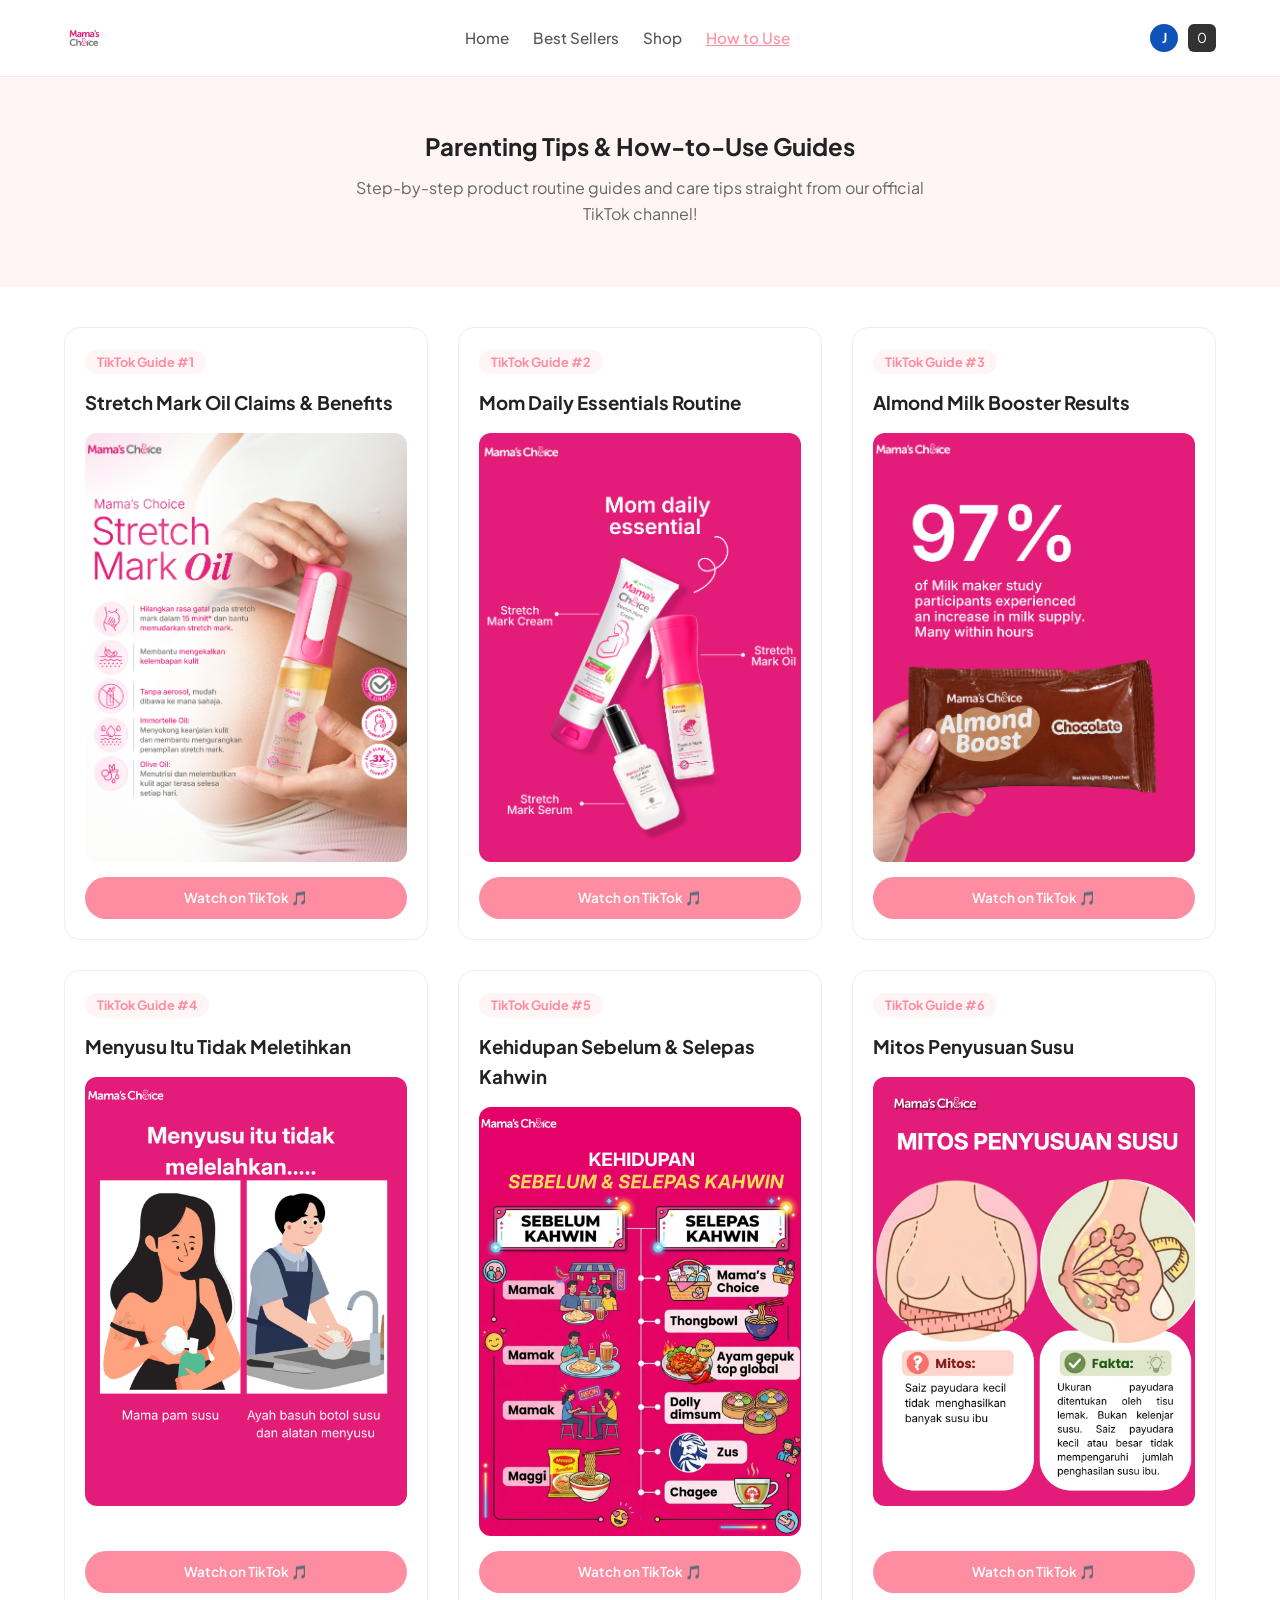
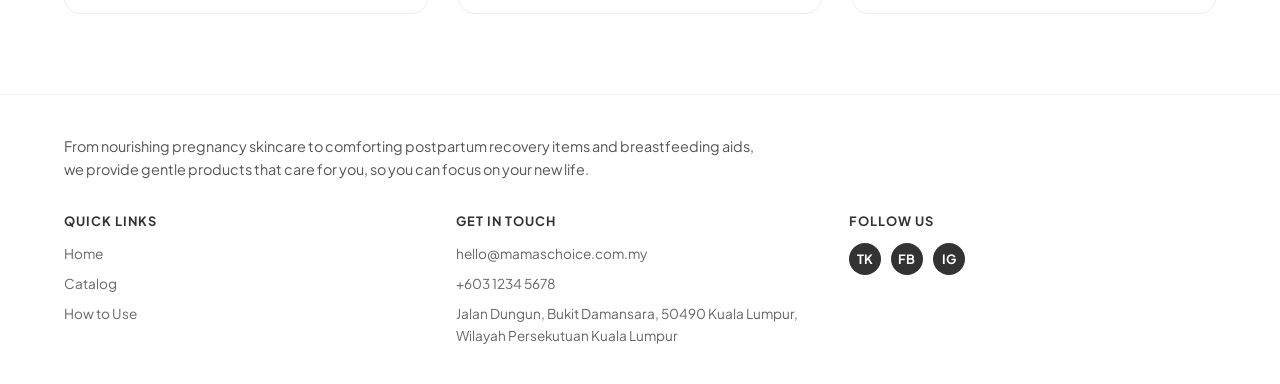
<file: how-to-use.html>
<!DOCTYPE html>
<html lang="en">
<head>
    <meta charset="UTF-8">
    <meta name="viewport" content="width=device-width, initial-scale=1.0">
    <title>How to Use & Parenting Tips — Mama's Choice</title>

    <!-- Favicon Links for Ad Crawlers & Browsers (Absolute URLs) -->
    <link rel="icon" type="image/png"
          href="https://shop.mamaschoice.my/Logo%20Mamas%20Choice-02.png"
          sizes="32x32">

    <link rel="shortcut icon"
          href="https://shop.mamaschoice.my/Logo%20Mamas%20Choice-02.png">

    <link rel="apple-touch-icon"
          href="https://shop.mamaschoice.my/Logo%20Mamas%20Choice-02.png">

    <!-- Open Graph Metadata for ChatGPT Ads & Social Media Crawlers -->
    <meta property="og:title" content="Mama's Choice — Gentle & Safe Care for Mom & Baby">
    <meta property="og:description" content="Safe, Natural & Halal Skincare for Mom & Baby">
    <meta property="og:image" content="https://shop.mamaschoice.my/Logo%20Mamas%20Choice-02.png">
    <meta property="og:url" content="https://shop.mamaschoice.my">
    <meta property="og:type" content="website">

    <link rel="stylesheet" href="style.css">
</head>
<body>

    <!-- Navigation Header -->
    <header>
        <a href="index.html" class="logo">
            <img src="Logo Mamas Choice-02.png" alt="Mama's Choice Logo" style="height: 40px; display: block;">
        </a>
        <nav>
            <a href="index.html">Home</a>
            <a href="shop.html">Best Sellers</a>
            <a href="shop.html">Shop</a>
            <a href="how-to-use.html" class="active">How to Use</a>
        </nav>
        <div class="nav-icons">
            <span class="icon-badge">J</span>
            <span class="icon-cart">0</span>
        </div>
    </header>

    <!-- Page Title Section -->
    <section class="section-container bg-soft" style="text-align: center; padding: 50px 5%;">
        <h2>Parenting Tips & How-to-Use Guides</h2>
        <p style="color: #666; max-width: 600px; margin: 10px auto;">Step-by-step product routine guides and care tips straight from our official TikTok channel!</p>
    </section>

    <!-- TikTok Image Guides Grid (Clean 3-Column Display) -->
    <section class="section-container">
        <div class="how-to-use-grid">
            
            <!-- Guide 1 -->
            <div class="review-card">
                <div>
                    <span style="background: var(--bg-soft-pink); color: var(--primary-pink); font-size: 0.8rem; font-weight: bold; padding: 4px 12px; border-radius: 50px;">TikTok Guide #1</span>
                    <h3 style="margin: 15px 0 10px 0;">Stretch Mark Oil Claims & Benefits</h3>
                    <div class="tiktok-img-wrapper">
                        <img src="SMO Product Claim 2 (1).png" alt="Stretch Mark Oil Claim">
                    </div>
                </div>
                <a href="https://www.tiktok.com/@mamaschoicemy/photo/7688171693893831952?lang=en" target="_blank" class="btn-pill-outline">Watch on TikTok 🎵</a>
            </div>

            <!-- Guide 2 -->
            <div class="review-card">
                <div>
                    <span style="background: var(--bg-soft-pink); color: var(--primary-pink); font-size: 0.8rem; font-weight: bold; padding: 4px 12px; border-radius: 50px;">TikTok Guide #2</span>
                    <h3 style="margin: 15px 0 10px 0;">Mom Daily Essentials Routine</h3>
                    <div class="tiktok-img-wrapper">
                        <img src="Mom daily essential (1).png" alt="Mom Daily Essential Routine">
                    </div>
                </div>
                <a href="https://www.tiktok.com/@mamaschoicemy/photo/7688170986721512721?lang=en" target="_blank" class="btn-pill-outline">Watch on TikTok 🎵</a>
            </div>

            <!-- Guide 3 -->
            <div class="review-card">
                <div>
                    <span style="background: var(--bg-soft-pink); color: var(--primary-pink); font-size: 0.8rem; font-weight: bold; padding: 4px 12px; border-radius: 50px;">TikTok Guide #3</span>
                    <h3 style="margin: 15px 0 10px 0;">Almond Milk Booster Results</h3>
                    <div class="tiktok-img-wrapper">
                        <img src="97-percent.png" alt="97% Milk Maker Study Results">
                    </div>
                </div>
                <a href="https://www.tiktok.com/@mamaschoicemy/photo/7688167855333920017?lang=en" target="_blank" class="btn-pill-outline">Watch on TikTok 🎵</a>
            </div>

            <!-- Guide 4 -->
            <div class="review-card">
                <div>
                    <span style="background: var(--bg-soft-pink); color: var(--primary-pink); font-size: 0.8rem; font-weight: bold; padding: 4px 12px; border-radius: 50px;">TikTok Guide #4</span>
                    <h3 style="margin: 15px 0 10px 0;">Menyusu Itu Tidak Meletihkan</h3>
                    <div class="tiktok-img-wrapper">
                        <img src="1.png" alt="Menyusu Itu Tidak Meletihkan Guide">
                    </div>
                </div>
                <a href="https://www.tiktok.com/@mamaschoicemy/photo/7686783204098952466?lang=en" target="_blank" class="btn-pill-outline">Watch on TikTok 🎵</a>
            </div>

            <!-- Guide 5 -->
            <div class="review-card">
                <div>
                    <span style="background: var(--bg-soft-pink); color: var(--primary-pink); font-size: 0.8rem; font-weight: bold; padding: 4px 12px; border-radius: 50px;">TikTok Guide #5</span>
                    <h3 style="margin: 15px 0 10px 0;">Kehidupan Sebelum & Selepas Kahwin</h3>
                    <div class="tiktok-img-wrapper">
                        <img src="KEHIDUPAN SEBELUM.png" alt="Kehidupan Sebelum & Selepas Kahwin">
                    </div>
                </div>
                <a href="https://www.tiktok.com/@mamaschoicemy/photo/7687824938085960981?lang=en" target="_blank" class="btn-pill-outline">Watch on TikTok 🎵</a>
            </div>

            <!-- Guide 6 -->
            <div class="review-card">
                <div>
                    <span style="background: var(--bg-soft-pink); color: var(--primary-pink); font-size: 0.8rem; font-weight: bold; padding: 4px 12px; border-radius: 50px;">TikTok Guide #6</span>
                    <h3 style="margin: 15px 0 10px 0;">Mitos Penyusuan Susu</h3>
                    <div class="tiktok-img-wrapper">
                        <img src="1 (1).png" alt="Mitos Penyusuan Susu">
                    </div>
                </div>
                <a href="https://www.tiktok.com/@mamaschoicemy/photo/7686331107628895505?lang=en" target="_blank" class="btn-pill-outline">Watch on TikTok 🎵</a>
            </div>

        </div>
    </section>

    <!-- Footer -->
    <footer>
        <div class="footer-top">
            <p>From nourishing pregnancy skincare to comforting postpartum recovery items and breastfeeding aids, we provide gentle products that care for you, so you can focus on your new life.</p>
        </div>
        <div class="footer-grid">
            <div class="footer-col">
                <h4>Quick Links</h4>
                <ul>
                    <li><a href="index.html">Home</a></li>
                    <li><a href="shop.html">Catalog</a></li>
                    <li><a href="how-to-use.html">How to Use</a></li>
                </ul>
            </div>
            <div class="footer-col">
                <h4>Get In Touch</h4>
                <ul>
                    <li>hello@mamaschoice.com.my</li>
                    <li>+603 1234 5678</li>
                    <li>Jalan Dungun, Bukit Damansara, 50490 Kuala Lumpur, Wilayah Persekutuan Kuala Lumpur</li>
                </ul>
            </div>
            <div class="footer-col">
                <h4>Follow Us</h4>
                <div class="social-icons">
                    <a href="https://www.tiktok.com/@mamaschoicemy" target="_blank" class="social-icon">TK</a>
                    <a href="https://www.facebook.com/share/1DtZMuaX15/?mibextid=wwXIfr" target="_blank" class="social-icon">FB</a>
                    <a href="https://www.instagram.com/mamaschoice.my/" target="_blank" class="social-icon">IG</a>
                </div>
            </div>
        </div>
    </footer>

</body>
</html>
</file>
<file: style.css>
/* Google Fonts */
@import url('https://fonts.googleapis.com/css2?family=Playfair+Display:wght@600;700&family=Plus+Jakarta+Sans:wght@400;500;600;700&display=swap');

:root {
  --primary-pink: #FF8DA1;
  --primary-hover: #E87287;
  --bg-soft-pink: #FFF5F6;
  --bg-card: #FFFFFF;
  --text-dark: #222222;
  --text-muted: #777777;
  --border-light: #EEEEEE;
  --font-heading: 'Playfair Display', Georgia, serif;
  --font-body: 'Plus Jakarta Sans', sans-serif;
  --radius-lg: 16px;
  --radius-md: 12px;
  --radius-pill: 50px;
}

* {
  box-sizing: border-box;
  margin: 0;
  padding: 0;
}

body {
  font-family: var(--font-body);
  color: var(--text-dark);
  background-color: #FFFFFF;
  line-height: 1.6;
  overflow-x: hidden;
}

a {
  text-decoration: none;
  color: inherit;
}

/* Header & Nav */
header {
  display: flex;
  justify-content: space-between;
  align-items: center;
  padding: 18px 5%;
  background: #FFFFFF;
  border-bottom: 1px solid var(--border-light);
  position: sticky;
  top: 0;
  z-index: 100;
}

.logo {
  font-family: var(--font-heading);
  font-size: 1.5rem;
  font-weight: 700;
  color: #333;
}

.logo span {
  color: var(--primary-pink);
}

nav {
  display: flex;
  align-items: center;
}

nav a {
  margin: 0 12px;
  font-weight: 500;
  color: #555;
  font-size: 0.95rem;
  transition: color 0.2s ease;
}

nav a:hover, nav a.active {
  color: var(--primary-pink);
  text-decoration: underline;
}

.nav-icons {
  display: flex;
  align-items: center;
  gap: 10px;
}

.icon-badge {
  background: #0F52BA;
  color: white;
  width: 28px;
  height: 28px;
  border-radius: 50%;
  display: inline-flex;
  align-items: center;
  justify-content: center;
  font-size: 0.85rem;
  font-weight: bold;
}

.icon-cart {
  background: #333;
  color: white;
  width: 28px;
  height: 28px;
  border-radius: 6px;
  display: inline-flex;
  align-items: center;
  justify-content: center;
  font-size: 0.85rem;
}

.btn-primary {
  background: var(--primary-pink);
  color: white;
  padding: 12px 28px;
  border-radius: var(--radius-pill);
  font-weight: 600;
  display: inline-block;
  transition: background 0.2s ease;
}

.btn-primary:hover {
  background: var(--primary-hover);
}

.btn-pill-outline {
  background: var(--primary-pink);
  color: white;
  padding: 10px 22px;
  border-radius: var(--radius-pill);
  font-size: 0.85rem;
  font-weight: 600;
  display: block;
  text-align: center;
}

.btn-pill-outline:hover {
  background: var(--primary-hover);
}

/* Sections */
.section-container {
  padding: 40px 5%;
}

.bg-soft {
  background-color: var(--bg-soft-pink);
}

/* --- SHOP PAGE GRID --- */
.shop-layout {
  display: flex;
  gap: 40px;
  padding: 40px 5%;
}

.sidebar {
  width: 220px;
  flex-shrink: 0;
}

.sidebar h3 {
  font-size: 0.95rem;
  text-transform: uppercase;
  letter-spacing: 0.5px;
  margin-bottom: 15px;
  color: #333;
}

.sidebar ul {
  list-style: none;
}

.sidebar ul li {
  margin-bottom: 10px;
  font-size: 0.85rem;
}

.category-btn {
  color: #666;
}

.category-btn.active, .category-btn:hover {
  color: var(--primary-pink);
  font-weight: 600;
}

.shop-main {
  flex-grow: 1;
}

.shop-top-bar {
  display: flex;
  justify-content: space-between;
  align-items: center;
  font-size: 0.85rem;
  color: #777;
  margin-bottom: 25px;
  border-bottom: 1px solid var(--border-light);
  padding-bottom: 10px;
}

.shop-grid {
  display: grid;
  grid-template-columns: repeat(auto-fill, minmax(220px, 1fr));
  gap: 20px;
}

.product-card {
  background: white;
  border: 1px solid var(--border-light);
  border-radius: var(--radius-md);
  padding: 12px;
  display: flex;
  flex-direction: column;
  justify-content: space-between;
  height: 100%;
  transition: transform 0.2s ease, box-shadow 0.2s ease;
}

.product-card:hover {
  transform: translateY(-3px);
  box-shadow: 0 6px 18px rgba(0,0,0,0.06);
}

.product-img-wrapper {
  position: relative;
  width: 100%;
  aspect-ratio: 1 / 1;
  border-radius: 8px;
  overflow: hidden;
  background-color: #FAFAFA;
  margin-bottom: 12px;
}

.product-img-wrapper img {
  width: 100%;
  height: 100%;
  object-fit: cover;
  display: block;
}

.badge {
  position: absolute;
  top: 8px;
  left: 8px;
  background: rgba(0,0,0,0.75);
  color: white;
  font-size: 0.7rem;
  padding: 3px 8px;
  border-radius: 4px;
  font-weight: 600;
  z-index: 2;
}

.product-title {
  font-size: 0.85rem;
  font-weight: 600;
  color: #222;
  line-height: 1.3;
  margin-bottom: 8px;
  display: -webkit-box;
  -webkit-line-clamp: 2;
  -webkit-box-orient: vertical;
  overflow: hidden;
}

.price-box {
  display: flex;
  align-items: center;
  gap: 8px;
  font-size: 0.85rem;
}

.old-price {
  text-decoration: line-through;
  color: #BBB;
}

.current-price {
  color: var(--primary-pink);
  font-weight: 700;
}

/* --- HOW-TO-USE PAGE GRID --- */
.how-to-use-grid {
  display: grid;
  grid-template-columns: repeat(auto-fit, minmax(300px, 1fr));
  max-width: 1200px;
  margin: 0 auto;
  gap: 30px;
}

.review-card {
  background: white;
  padding: 20px;
  border-radius: var(--radius-lg);
  border: 1px solid var(--border-light);
  display: flex;
  flex-direction: column;
  justify-content: space-between;
}

.tiktok-img-wrapper {
  position: relative;
  width: 100%;
  aspect-ratio: 3 / 4;
  border-radius: var(--radius-md);
  overflow: hidden;
  margin: 15px 0;
  background-color: #FAFAFA;
}

.tiktok-img-wrapper img {
  width: 100%;
  height: 100%;
  object-fit: cover;
  display: block;
}

/* PDP Page Styles */
.pdp-container {
  display: flex;
  gap: 50px;
  padding: 60px 8%;
  align-items: center;
  min-height: 70vh;
}

.pdp-image-box {
  flex: 1;
  max-width: 480px;
  border-radius: var(--radius-lg);
  overflow: hidden;
  border: 1px solid var(--border-light);
  box-shadow: 0 8px 24px rgba(0,0,0,0.04);
}

.pdp-image-box img {
  width: 100%;
  display: block;
}

.pdp-details {
  flex: 1;
}

.pdp-category {
  text-transform: uppercase;
  color: #888;
  font-size: 0.8rem;
  letter-spacing: 1px;
  font-weight: 600;
  margin-bottom: 10px;
}

.pdp-title {
  font-family: var(--font-heading);
  font-size: 2.2rem;
  color: #222;
  margin-bottom: 15px;
  line-height: 1.2;
}

.pdp-description {
  color: #666;
  font-size: 0.95rem;
  margin-bottom: 25px;
  line-height: 1.6;
}

.pdp-disclaimer {
  font-size: 0.78rem;
  color: #AAA;
  margin-top: 15px;
}

/* Footer */
footer {
  background: white;
  padding: 40px 5% 30px 5%;
  border-top: 1px solid var(--border-light);
  margin-top: 40px;
}

.footer-top {
  margin-bottom: 30px;
  max-width: 700px;
  color: #555;
  font-size: 0.9rem;
}

.footer-grid {
  display: grid;
  grid-template-columns: repeat(3, 1fr);
  gap: 25px;
}

.footer-col h4 {
  font-size: 0.8rem;
  letter-spacing: 1px;
  text-transform: uppercase;
  margin-bottom: 12px;
  color: #333;
}

.footer-col ul {
  list-style: none;
}

.footer-col ul li {
  margin-bottom: 8px;
  font-size: 0.85rem;
  color: #666;
}

.social-icons {
  display: flex;
  gap: 10px;
}

.social-icon {
  width: 32px;
  height: 32px;
  border-radius: 50%;
  background: #333;
  color: white;
  display: inline-flex;
  align-items: center;
  justify-content: center;
  font-weight: bold;
  font-size: 0.8rem;
}

/* ==========================================
   MOBILE & TABLET RESPONSIVE BREAKPOINTS 📱
   ========================================== */

/* Tablet & Mobile Screens (Under 900px) */
@media screen and (max-width: 900px) {
  /* Header adjustment */
  header {
    padding: 14px 4%;
    flex-wrap: wrap;
    gap: 10px;
  }
  
  nav a {
    margin: 0 6px;
    font-size: 0.85rem;
  }

  /* Shop Layout stack sidebar on top */
  .shop-layout {
    flex-direction: column;
    padding: 20px 4%;
    gap: 20px;
  }

  .sidebar {
    width: 100%;
    border-bottom: 1px solid var(--border-light);
    padding-bottom: 15px;
  }

  .sidebar ul {
    display: flex;
    flex-wrap: wrap;
    gap: 12px;
  }

  .sidebar ul li {
    margin-bottom: 0;
  }

  .pdp-container {
    flex-direction: column;
    padding: 30px 5%;
    gap: 30px;
    text-align: center;
  }

  .pdp-image-box {
    max-width: 100%;
  }

  .footer-grid {
    grid-template-columns: 1fr;
    gap: 20px;
  }
}

/* Small Mobile Screens (Under 600px) */
@media screen and (max-width: 600px) {
  header {
    flex-direction: column;
    align-items: flex-start;
  }

  .nav-icons {
    position: absolute;
    top: 16px;
    right: 5%;
  }

  nav {
    margin-top: 10px;
    width: 100%;
    justify-content: space-between;
  }

  .shop-grid {
    grid-template-columns: repeat(2, 1fr); /* Clean 2-column grid on phones */
    gap: 12px;
  }

  .product-card {
    padding: 8px;
  }

  .product-title {
    font-size: 0.78rem;
  }

  .price-box {
    font-size: 0.78rem;
    flex-direction: column;
    align-items: flex-start;
    gap: 2px;
  }

  .how-to-use-grid {
    grid-template-columns: 1fr;
  }

  .pdp-title {
    font-size: 1.6rem;
  }
}
</file>
